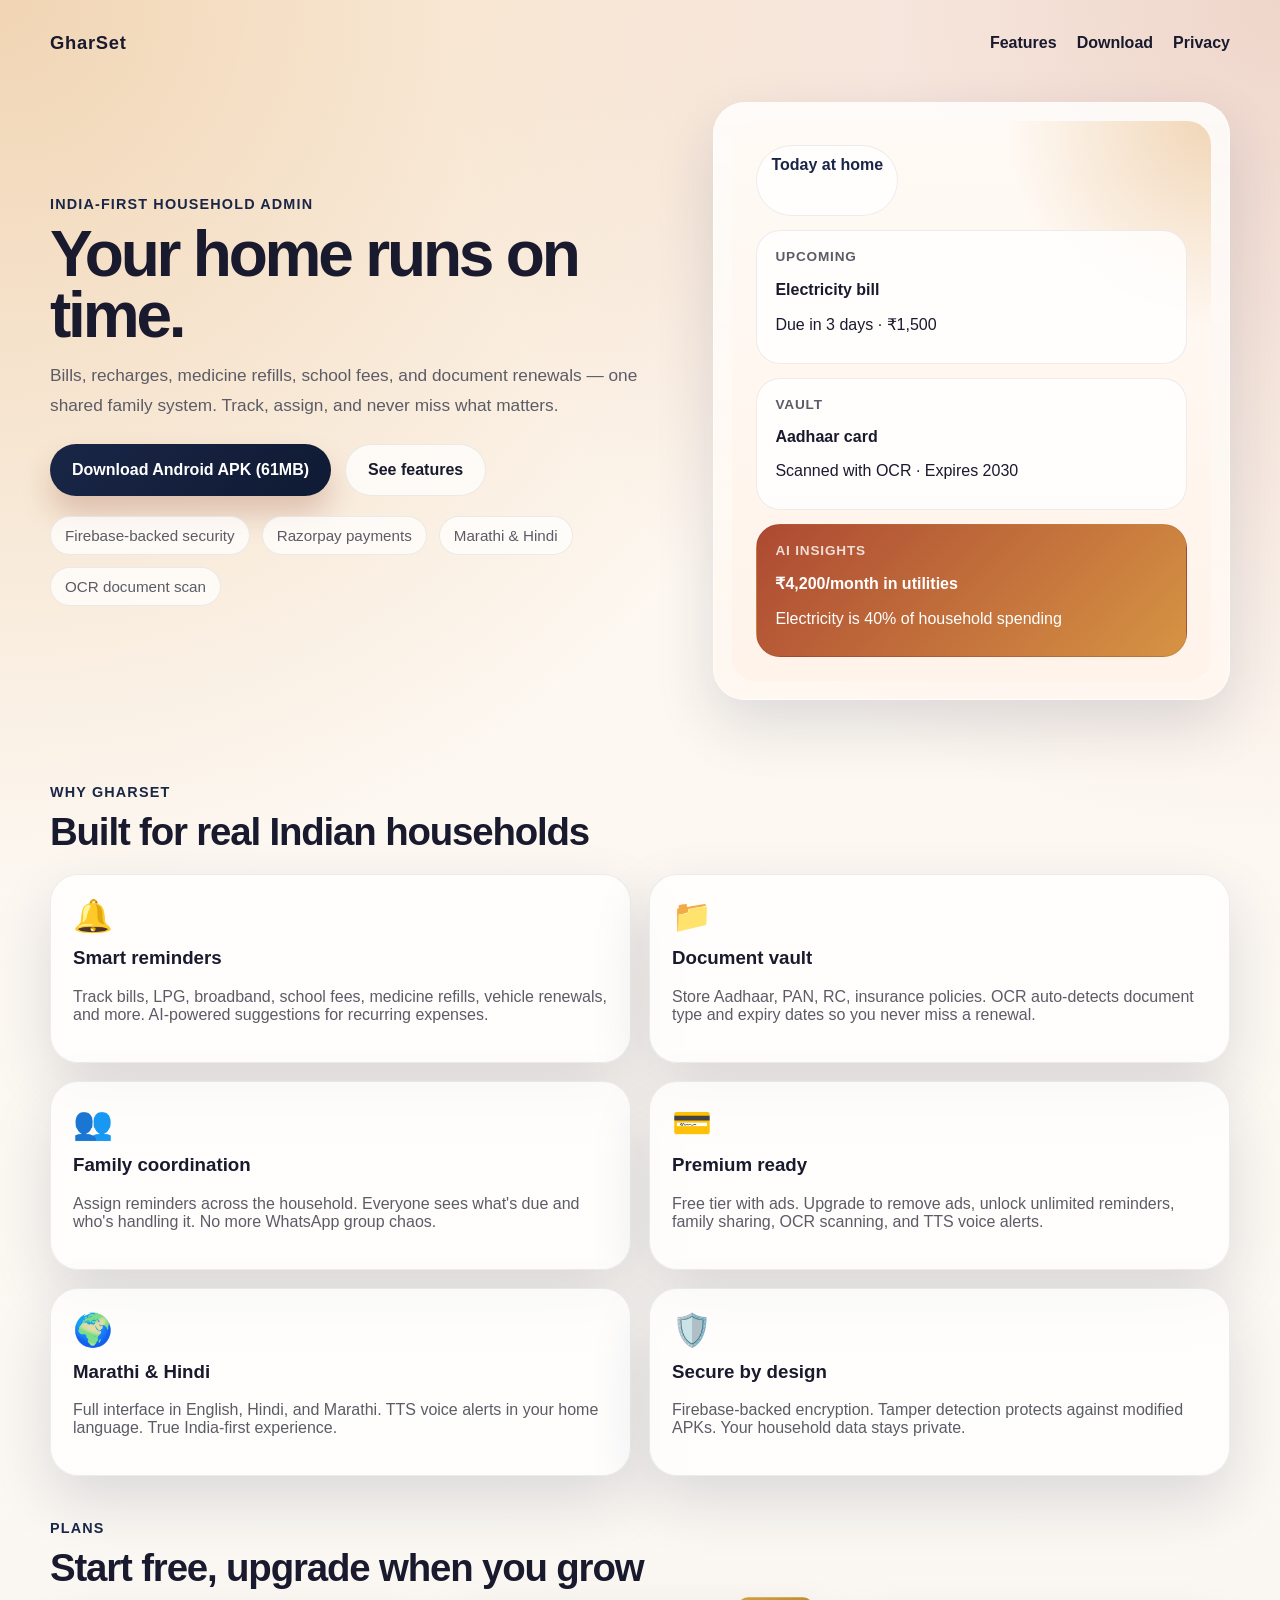
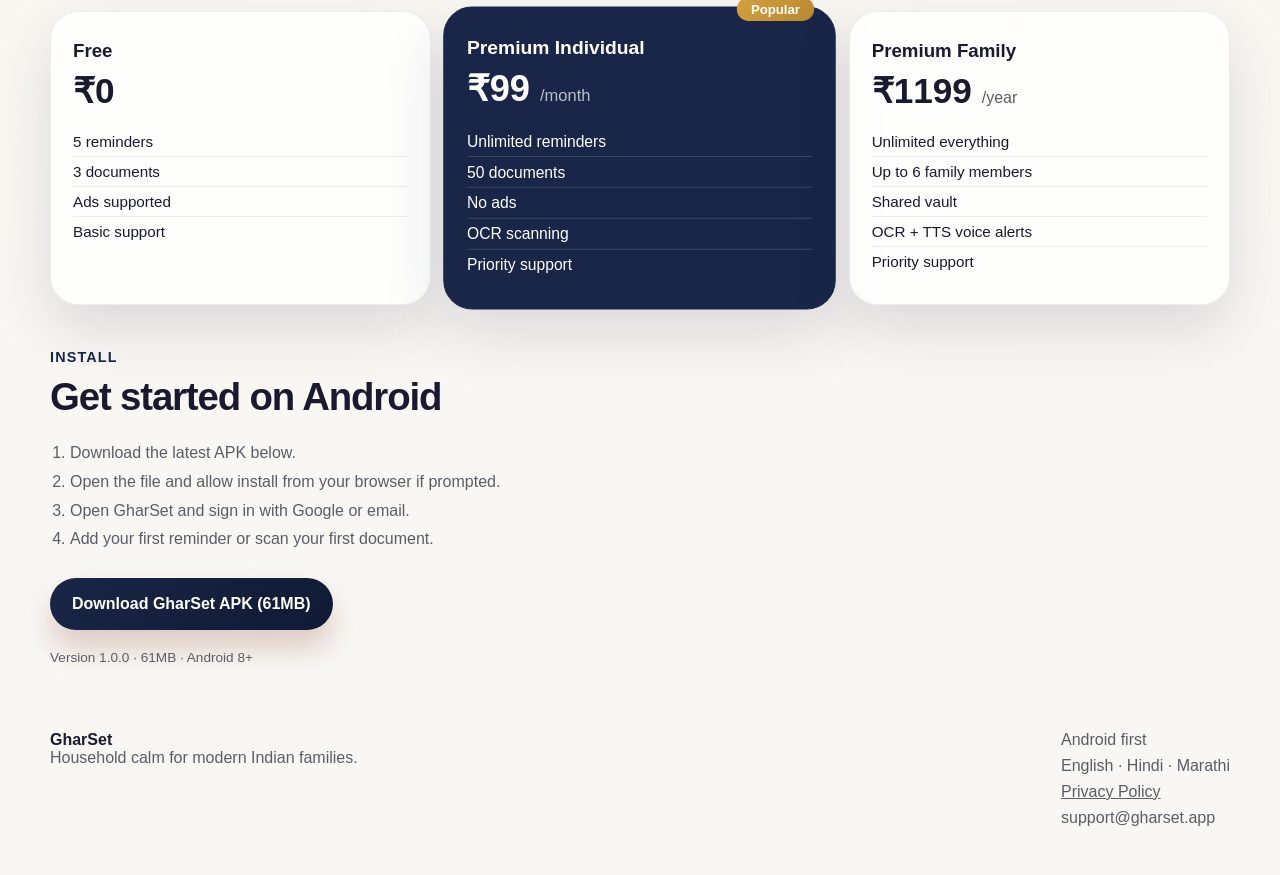
<file: index.html>
<!DOCTYPE html>
<html lang="en">
  <head>
    <meta charset="UTF-8" />
    <meta name="viewport" content="width=device-width, initial-scale=1.0" />
    <title>GharSet | Your home runs on time.</title>
    <meta name="description" content="GharSet helps Indian families stay on top of renewals, reminders, documents, and shared household coordination." />
    <link rel="stylesheet" href="./styles.css" />
  </head>
  <body>
    <div class="page-shell">
      <header class="hero">
        <nav class="topbar">
          <div class="brand">GharSet</div>
          <div class="topbar-links">
            <a class="ghost-link" href="#features">Features</a>
            <a class="ghost-link" href="#download">Download</a>
            <a class="ghost-link" href="privacy-policy.html">Privacy</a>
          </div>
        </nav>

        <section class="hero-grid">
          <div class="hero-copy">
            <p class="eyebrow">India-first household admin</p>
            <h1>Your home runs on time.</h1>
            <p class="lede">
              Bills, recharges, medicine refills, school fees, and document renewals — one shared family system. Track, assign, and never miss what matters.
            </p>

            <div class="hero-actions" id="download">
              <a class="button primary" href="https://github.com/harshaldevloper/gharset-site/releases/download/v1.0.0/app-release.apk">Download Android APK (61MB)</a>
              <a class="button secondary" href="#features">See features</a>
            </div>

            <ul class="trust-row">
              <li>Firebase-backed security</li>
              <li>Razorpay payments</li>
              <li>Marathi &amp; Hindi</li>
              <li>OCR document scan</li>
            </ul>
          </div>

          <div class="device-card" aria-label="App preview">
            <div class="device-screen">
              <div class="preview-chip">Today at home</div>
              <div class="preview-panel">
                <span class="preview-kicker">Upcoming</span>
                <strong>Electricity bill</strong>
                <span>Due in 3 days &middot; ₹1,500</span>
              </div>
              <div class="preview-panel">
                <span class="preview-kicker">Vault</span>
                <strong>Aadhaar card</strong>
                <span>Scanned with OCR &middot; Expires 2030</span>
              </div>
              <div class="preview-panel accent">
                <span class="preview-kicker">AI Insights</span>
                <strong>₹4,200/month in utilities</strong>
                <span>Electricity is 40% of household spending</span>
              </div>
            </div>
          </div>
        </section>
      </header>

      <main>
        <section class="section" id="features">
          <div class="section-heading">
            <p class="eyebrow">Why GharSet</p>
            <h2>Built for real Indian households</h2>
          </div>

          <div class="feature-grid">
            <article class="feature-card">
              <div class="feature-icon">&#x1F514;</div>
              <h3>Smart reminders</h3>
              <p>Track bills, LPG, broadband, school fees, medicine refills, vehicle renewals, and more. AI-powered suggestions for recurring expenses.</p>
            </article>
            <article class="feature-card">
              <div class="feature-icon">&#x1F4C1;</div>
              <h3>Document vault</h3>
              <p>Store Aadhaar, PAN, RC, insurance policies. OCR auto-detects document type and expiry dates so you never miss a renewal.</p>
            </article>
            <article class="feature-card">
              <div class="feature-icon">&#x1F465;</div>
              <h3>Family coordination</h3>
              <p>Assign reminders across the household. Everyone sees what's due and who's handling it. No more WhatsApp group chaos.</p>
            </article>
            <article class="feature-card">
              <div class="feature-icon">&#x1F4B3;</div>
              <h3>Premium ready</h3>
              <p>Free tier with ads. Upgrade to remove ads, unlock unlimited reminders, family sharing, OCR scanning, and TTS voice alerts.</p>
            </article>
            <article class="feature-card">
              <div class="feature-icon">&#x1F30D;</div>
              <h3>Marathi &amp; Hindi</h3>
              <p>Full interface in English, Hindi, and Marathi. TTS voice alerts in your home language. True India-first experience.</p>
            </article>
            <article class="feature-card">
              <div class="feature-icon">&#x1F6E1;&#xFE0F;</div>
              <h3>Secure by design</h3>
              <p>Firebase-backed encryption. Tamper detection protects against modified APKs. Your household data stays private.</p>
            </article>
          </div>
        </section>

        <section class="section highlight">
          <div class="section-heading">
            <p class="eyebrow">Plans</p>
            <h2>Start free, upgrade when you grow</h2>
          </div>

          <div class="pricing-grid">
            <div class="pricing-card">
              <h3>Free</h3>
              <p class="price">&#8377;0</p>
              <ul class="pricing-features">
                <li>5 reminders</li>
                <li>3 documents</li>
                <li>Ads supported</li>
                <li>Basic support</li>
              </ul>
            </div>
            <div class="pricing-card popular">
              <div class="popular-badge">Popular</div>
              <h3>Premium Individual</h3>
              <p class="price">&#8377;99 <span class="price-period">/month</span></p>
              <ul class="pricing-features">
                <li>Unlimited reminders</li>
                <li>50 documents</li>
                <li>No ads</li>
                <li>OCR scanning</li>
                <li>Priority support</li>
              </ul>
            </div>
            <div class="pricing-card">
              <h3>Premium Family</h3>
              <p class="price">&#8377;1199 <span class="price-period">/year</span></p>
              <ul class="pricing-features">
                <li>Unlimited everything</li>
                <li>Up to 6 family members</li>
                <li>Shared vault</li>
                <li>OCR + TTS voice alerts</li>
                <li>Priority support</li>
              </ul>
            </div>
          </div>
        </section>

        <section class="section install">
          <div class="section-heading">
            <p class="eyebrow">Install</p>
            <h2>Get started on Android</h2>
          </div>

          <ol class="install-list">
            <li>Download the latest APK below.</li>
            <li>Open the file and allow install from your browser if prompted.</li>
            <li>Open GharSet and sign in with Google or email.</li>
            <li>Add your first reminder or scan your first document.</li>
          </ol>

          <div class="hero-actions" style="margin-top:24px">
            <a class="button primary" href="https://github.com/harshaldevloper/gharset-site/releases/download/v1.0.0/app-release.apk">Download GharSet APK (61MB)</a>
          </div>
          <p style="color:var(--muted);font-size:0.85rem;margin-top:8px">Version 1.0.0 &middot; 61MB &middot; Android 8+</p>
        </section>
      </main>

      <footer class="footer">
        <div>
          <strong>GharSet</strong>
          <p>Household calm for modern Indian families.</p>
        </div>
        <div class="footer-meta">
          <span>Android first</span>
          <span>English &middot; Hindi &middot; Marathi</span>
          <a href="privacy-policy.html" style="color:var(--muted);text-decoration:underline">Privacy Policy</a>
          <span>support@gharset.app</span>
        </div>
      </footer>
    </div>
  </body>
</html>
</file>
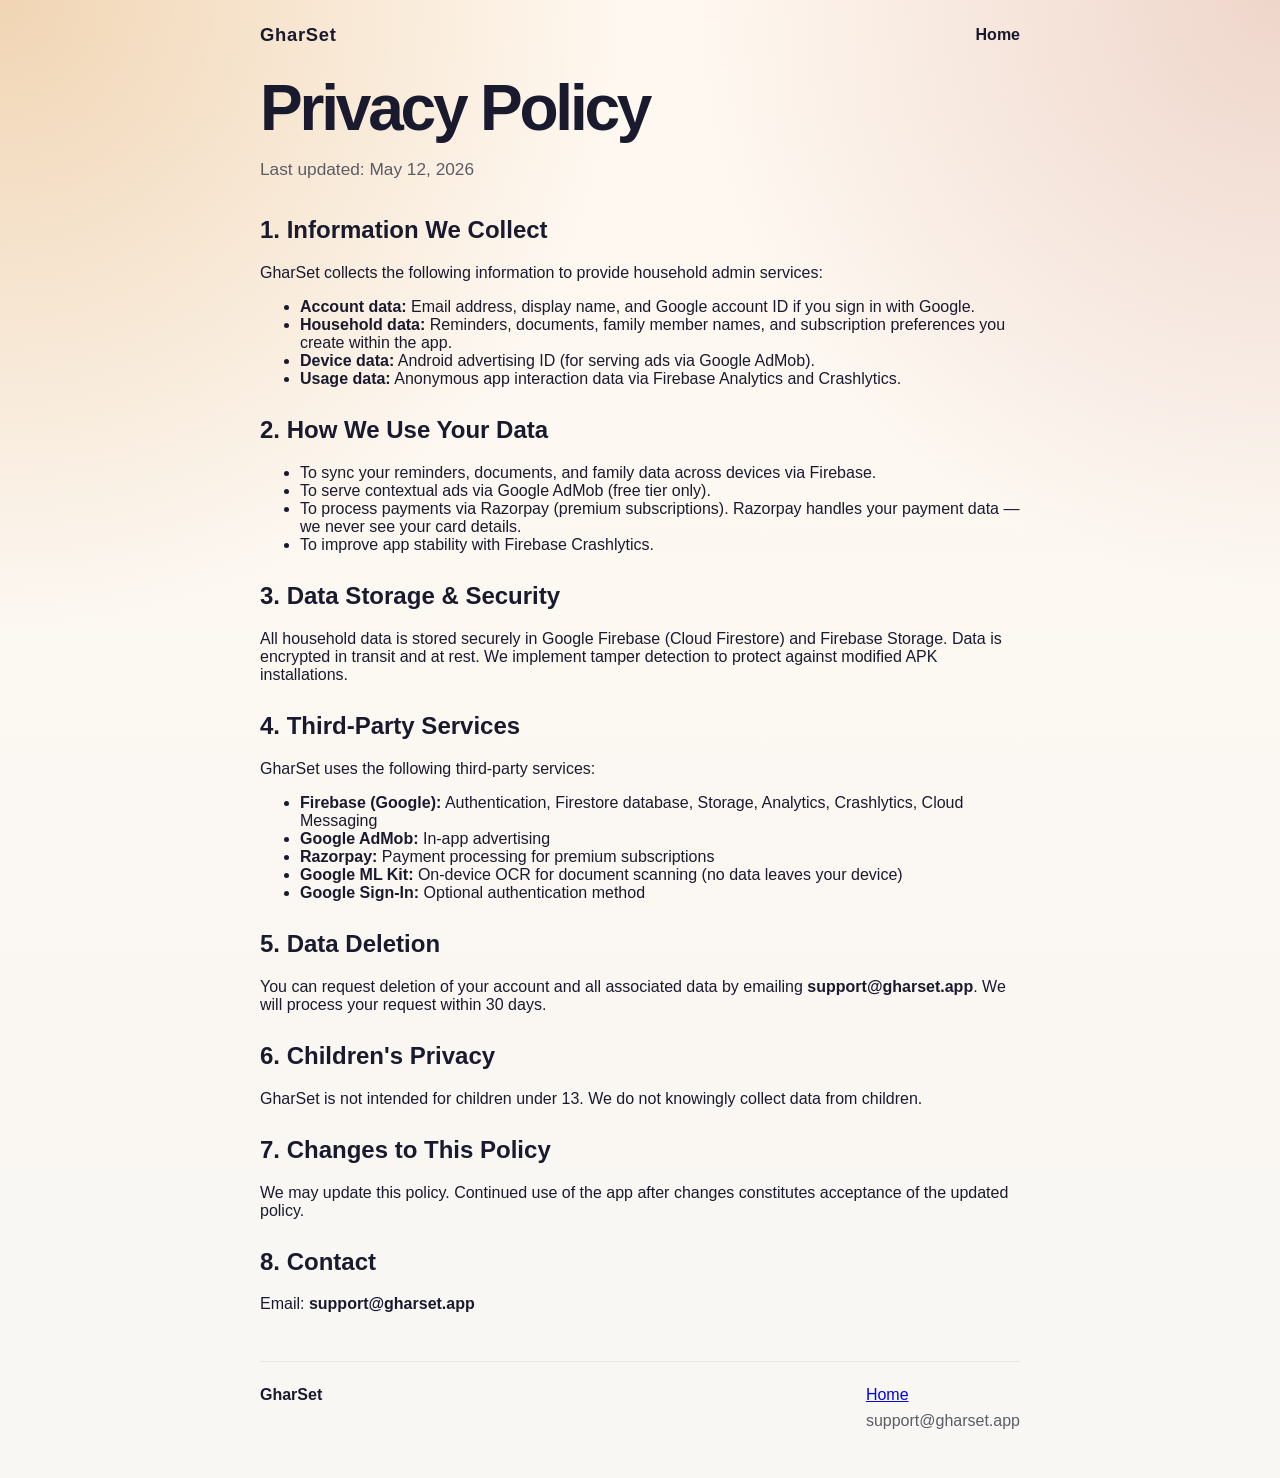
<file: privacy-policy.html>
<!DOCTYPE html>
<html lang="en">
  <head>
    <meta charset="UTF-8" />
    <meta name="viewport" content="width=device-width, initial-scale=1.0" />
    <title>Privacy Policy — GharSet</title>
    <link rel="stylesheet" href="./styles.css" />
  </head>
  <body>
    <div class="page-shell" style="max-width:760px">
      <nav class="topbar" style="margin-bottom:32px">
        <div class="brand">GharSet</div>
        <div class="topbar-links">
          <a class="ghost-link" href="index.html">Home</a>
        </div>
      </nav>

      <h1>Privacy Policy</h1>
      <p class="lede" style="margin-bottom:32px">Last updated: May 12, 2026</p>

      <section style="margin-bottom:28px">
        <h2>1. Information We Collect</h2>
        <p>GharSet collects the following information to provide household admin services:</p>
        <ul>
          <li><strong>Account data:</strong> Email address, display name, and Google account ID if you sign in with Google.</li>
          <li><strong>Household data:</strong> Reminders, documents, family member names, and subscription preferences you create within the app.</li>
          <li><strong>Device data:</strong> Android advertising ID (for serving ads via Google AdMob).</li>
          <li><strong>Usage data:</strong> Anonymous app interaction data via Firebase Analytics and Crashlytics.</li>
        </ul>
      </section>

      <section style="margin-bottom:28px">
        <h2>2. How We Use Your Data</h2>
        <ul>
          <li>To sync your reminders, documents, and family data across devices via Firebase.</li>
          <li>To serve contextual ads via Google AdMob (free tier only).</li>
          <li>To process payments via Razorpay (premium subscriptions). Razorpay handles your payment data — we never see your card details.</li>
          <li>To improve app stability with Firebase Crashlytics.</li>
        </ul>
      </section>

      <section style="margin-bottom:28px">
        <h2>3. Data Storage &amp; Security</h2>
        <p>All household data is stored securely in Google Firebase (Cloud Firestore) and Firebase Storage. Data is encrypted in transit and at rest. We implement tamper detection to protect against modified APK installations.</p>
      </section>

      <section style="margin-bottom:28px">
        <h2>4. Third-Party Services</h2>
        <p>GharSet uses the following third-party services:</p>
        <ul>
          <li><strong>Firebase (Google):</strong> Authentication, Firestore database, Storage, Analytics, Crashlytics, Cloud Messaging</li>
          <li><strong>Google AdMob:</strong> In-app advertising</li>
          <li><strong>Razorpay:</strong> Payment processing for premium subscriptions</li>
          <li><strong>Google ML Kit:</strong> On-device OCR for document scanning (no data leaves your device)</li>
          <li><strong>Google Sign-In:</strong> Optional authentication method</li>
        </ul>
      </section>

      <section style="margin-bottom:28px">
        <h2>5. Data Deletion</h2>
        <p>You can request deletion of your account and all associated data by emailing <strong>support@gharset.app</strong>. We will process your request within 30 days.</p>
      </section>

      <section style="margin-bottom:28px">
        <h2>6. Children's Privacy</h2>
        <p>GharSet is not intended for children under 13. We do not knowingly collect data from children.</p>
      </section>

      <section style="margin-bottom:28px">
        <h2>7. Changes to This Policy</h2>
        <p>We may update this policy. Continued use of the app after changes constitutes acceptance of the updated policy.</p>
      </section>

      <section style="margin-bottom:48px">
        <h2>8. Contact</h2>
        <p>Email: <strong>support@gharset.app</strong></p>
      </section>

      <footer class="footer" style="padding-top:24px;border-top:1px solid var(--line)">
        <div><strong>GharSet</strong></div>
        <div class="footer-meta">
          <a href="index.html">Home</a>
          <span>support@gharset.app</span>
        </div>
      </footer>
    </div>
  </body>
</html>
</file>
<file: styles.css>
:root {
  --bg: #f8f7f4;
  --surface: rgba(255, 255, 255, 0.82);
  --surface-strong: #ffffff;
  --text: #1a1a2e;
  --muted: #5c5c66;
  --brand: #1a2647;
  --brand-deep: #0f1a33;
  --accent: #d4a040;
  --line: rgba(26, 26, 46, 0.08);
  --shadow: 0 24px 60px rgba(26, 38, 71, 0.14);
  --gold-gradient: linear-gradient(135deg, #d4a040, #b8882f);
}

* {
  box-sizing: border-box;
}

html {
  scroll-behavior: smooth;
}

body {
  margin: 0;
  font-family: "Segoe UI", Tahoma, Geneva, Verdana, sans-serif;
  color: var(--text);
  background:
    radial-gradient(circle at top left, rgba(211, 139, 53, 0.32), transparent 32%),
    radial-gradient(circle at top right, rgba(166, 58, 34, 0.18), transparent 30%),
    linear-gradient(180deg, #fff8f0 0%, var(--bg) 100%);
}

.page-shell {
  width: min(1180px, calc(100% - 32px));
  margin: 0 auto;
  padding: 24px 0 48px;
}

.hero {
  padding: 8px 0 40px;
}

.topbar {
  display: flex;
  align-items: center;
  justify-content: space-between;
  margin-bottom: 48px;
}

.brand {
  font-size: 1.15rem;
  font-weight: 800;
  letter-spacing: 0.04em;
}

.topbar-links {
  display: flex;
  gap: 20px;
  align-items: center;
}

.ghost-link {
  color: var(--text);
  text-decoration: none;
  font-weight: 600;
}

.ghost-link:hover {
  color: var(--accent);
}

.hero-grid {
  display: grid;
  gap: 32px;
  align-items: center;
  grid-template-columns: 1.1fr 0.9fr;
}

.eyebrow {
  margin: 0 0 12px;
  color: var(--brand);
  font-size: 0.9rem;
  font-weight: 700;
  letter-spacing: 0.08em;
  text-transform: uppercase;
}

h1,
h2,
h3,
p {
  margin-top: 0;
}

h1 {
  margin-bottom: 16px;
  font-size: clamp(2.8rem, 5vw, 4.8rem);
  line-height: 0.95;
  letter-spacing: -0.05em;
}

.lede {
  max-width: 42rem;
  margin-bottom: 24px;
  color: var(--muted);
  font-size: 1.08rem;
  line-height: 1.7;
}

.hero-actions {
  display: flex;
  flex-wrap: wrap;
  gap: 14px;
  margin-bottom: 20px;
}

.button {
  display: inline-flex;
  align-items: center;
  justify-content: center;
  min-height: 52px;
  padding: 0 22px;
  border-radius: 999px;
  text-decoration: none;
  font-weight: 700;
  transition:
    transform 0.2s ease,
    box-shadow 0.2s ease,
    background-color 0.2s ease;
}

.button:hover {
  transform: translateY(-1px);
}

.button.primary {
  color: #fff;
  background: linear-gradient(135deg, var(--brand), var(--brand-deep));
  box-shadow: 0 18px 30px rgba(127, 41, 23, 0.22);
}

.button.secondary {
  color: var(--text);
  background: rgba(255, 255, 255, 0.72);
  border: 1px solid var(--line);
}

.trust-row {
  display: flex;
  flex-wrap: wrap;
  gap: 12px;
  padding: 0;
  margin: 0;
  list-style: none;
}

.trust-row li {
  padding: 10px 14px;
  border-radius: 999px;
  background: rgba(255, 255, 255, 0.72);
  border: 1px solid var(--line);
  color: var(--muted);
  font-size: 0.95rem;
}

.device-card {
  padding: 18px;
  border: 1px solid rgba(255, 255, 255, 0.6);
  border-radius: 32px;
  background: linear-gradient(180deg, rgba(255, 255, 255, 0.82), rgba(255, 247, 239, 0.88));
  box-shadow: var(--shadow);
}

.device-screen {
  display: grid;
  gap: 14px;
  min-height: 560px;
  padding: 24px;
  border-radius: 24px;
  background:
    radial-gradient(circle at top right, rgba(211, 139, 53, 0.32), transparent 28%),
    linear-gradient(180deg, #fffaf5 0%, #fff3ea 100%);
}

.preview-chip,
.preview-panel {
  border: 1px solid var(--line);
  background: rgba(255, 255, 255, 0.82);
}

.preview-chip {
  width: fit-content;
  padding: 10px 14px;
  border-radius: 999px;
  color: var(--brand);
  font-weight: 700;
}

.preview-panel {
  display: grid;
  gap: 6px;
  padding: 18px;
  border-radius: 24px;
}

.preview-panel.accent {
  background: linear-gradient(135deg, rgba(166, 58, 34, 0.92), rgba(211, 139, 53, 0.92));
  color: #fff;
}

.preview-kicker {
  color: var(--muted);
  font-size: 0.85rem;
  font-weight: 700;
  text-transform: uppercase;
  letter-spacing: 0.06em;
}

.preview-panel.accent .preview-kicker {
  color: rgba(255, 255, 255, 0.8);
}

.section {
  padding: 44px 0 0;
}

.section-heading {
  max-width: 50rem;
  margin-bottom: 22px;
}

.section-heading h2 {
  margin-bottom: 0;
  font-size: clamp(2rem, 3vw, 3rem);
  line-height: 1.05;
  letter-spacing: -0.03em;
}

.feature-grid,
.roadmap-grid {
  display: grid;
  gap: 18px;
  grid-template-columns: repeat(2, minmax(0, 1fr));
}

.feature-card,
.roadmap-card {
  padding: 22px;
  border: 1px solid var(--line);
  border-radius: 28px;
  background: rgba(255, 255, 255, 0.78);
  box-shadow: var(--shadow);
}

.feature-card p,
.roadmap-card p,
.footer p,
.install-list {
  color: var(--muted);
}

.highlight {
  position: relative;
}

.install-list {
  padding-left: 20px;
  line-height: 1.8;
}

.footer {
  display: flex;
  flex-wrap: wrap;
  justify-content: space-between;
  gap: 20px;
  padding-top: 52px;
}

.footer-meta {
  display: grid;
  gap: 8px;
  color: var(--muted);
}

.feature-icon {
  font-size: 2rem;
  margin-bottom: 12px;
}

.pricing-grid {
  display: grid;
  gap: 18px;
  grid-template-columns: repeat(3, 1fr);
}

.pricing-card {
  padding: 28px 22px;
  border: 1px solid var(--line);
  border-radius: 28px;
  background: var(--surface);
  box-shadow: var(--shadow);
  position: relative;
}

.pricing-card.popular {
  background: var(--brand);
  color: #fff;
  border-color: var(--brand);
  transform: scale(1.03);
}

.pricing-card h3 {
  margin-bottom: 8px;
}

.price {
  font-size: 2.2rem;
  font-weight: 800;
  margin-bottom: 16px;
}

.price-period {
  font-size: 1rem;
  font-weight: 400;
  color: var(--muted);
}

.pricing-card.popular .price-period {
  color: rgba(255,255,255,0.7);
}

.popular-badge {
  position: absolute;
  top: -10px;
  right: 20px;
  background: var(--gold-gradient);
  color: #fff;
  padding: 4px 14px;
  border-radius: 999px;
  font-size: 0.8rem;
  font-weight: 700;
}

.pricing-features {
  list-style: none;
  padding: 0;
  margin: 0;
}

.pricing-features li {
  padding: 6px 0;
  border-bottom: 1px solid var(--line);
  font-size: 0.95rem;
}

.pricing-card.popular .pricing-features li {
  border-color: rgba(255,255,255,0.15);
}

.pricing-features li:last-child {
  border-bottom: none;
}

@media (max-width: 900px) {
  .hero-grid,
  .feature-grid,
  .roadmap-grid,
  .pricing-grid {
    grid-template-columns: 1fr;
  }

  .pricing-card.popular {
    transform: none;
  }

  .device-screen {
    min-height: 420px;
  }
}

@media (max-width: 640px) {
  .page-shell {
    width: min(100% - 20px, 1180px);
  }

  h1 {
    font-size: 2.6rem;
  }

  .topbar,
  .hero-actions,
  .footer {
    align-items: flex-start;
  }

  .button {
    width: 100%;
  }
}
</file>
